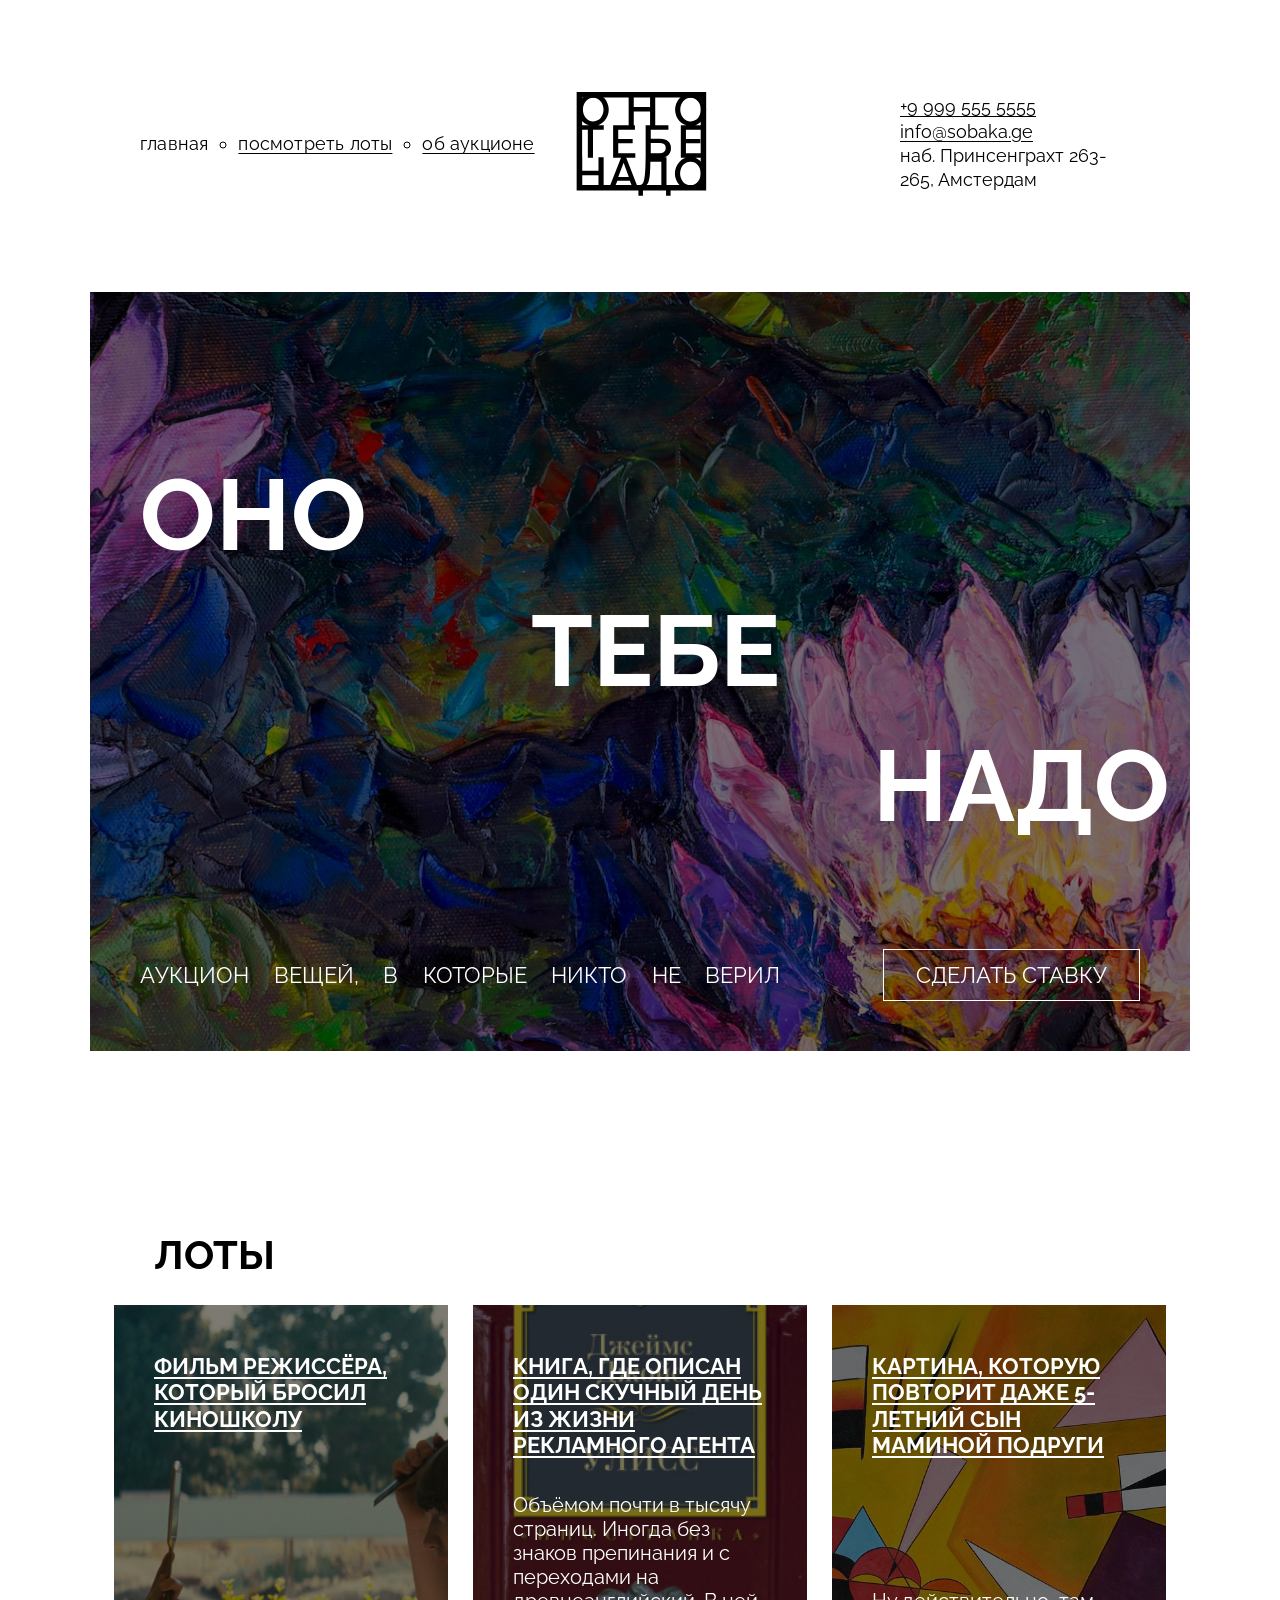
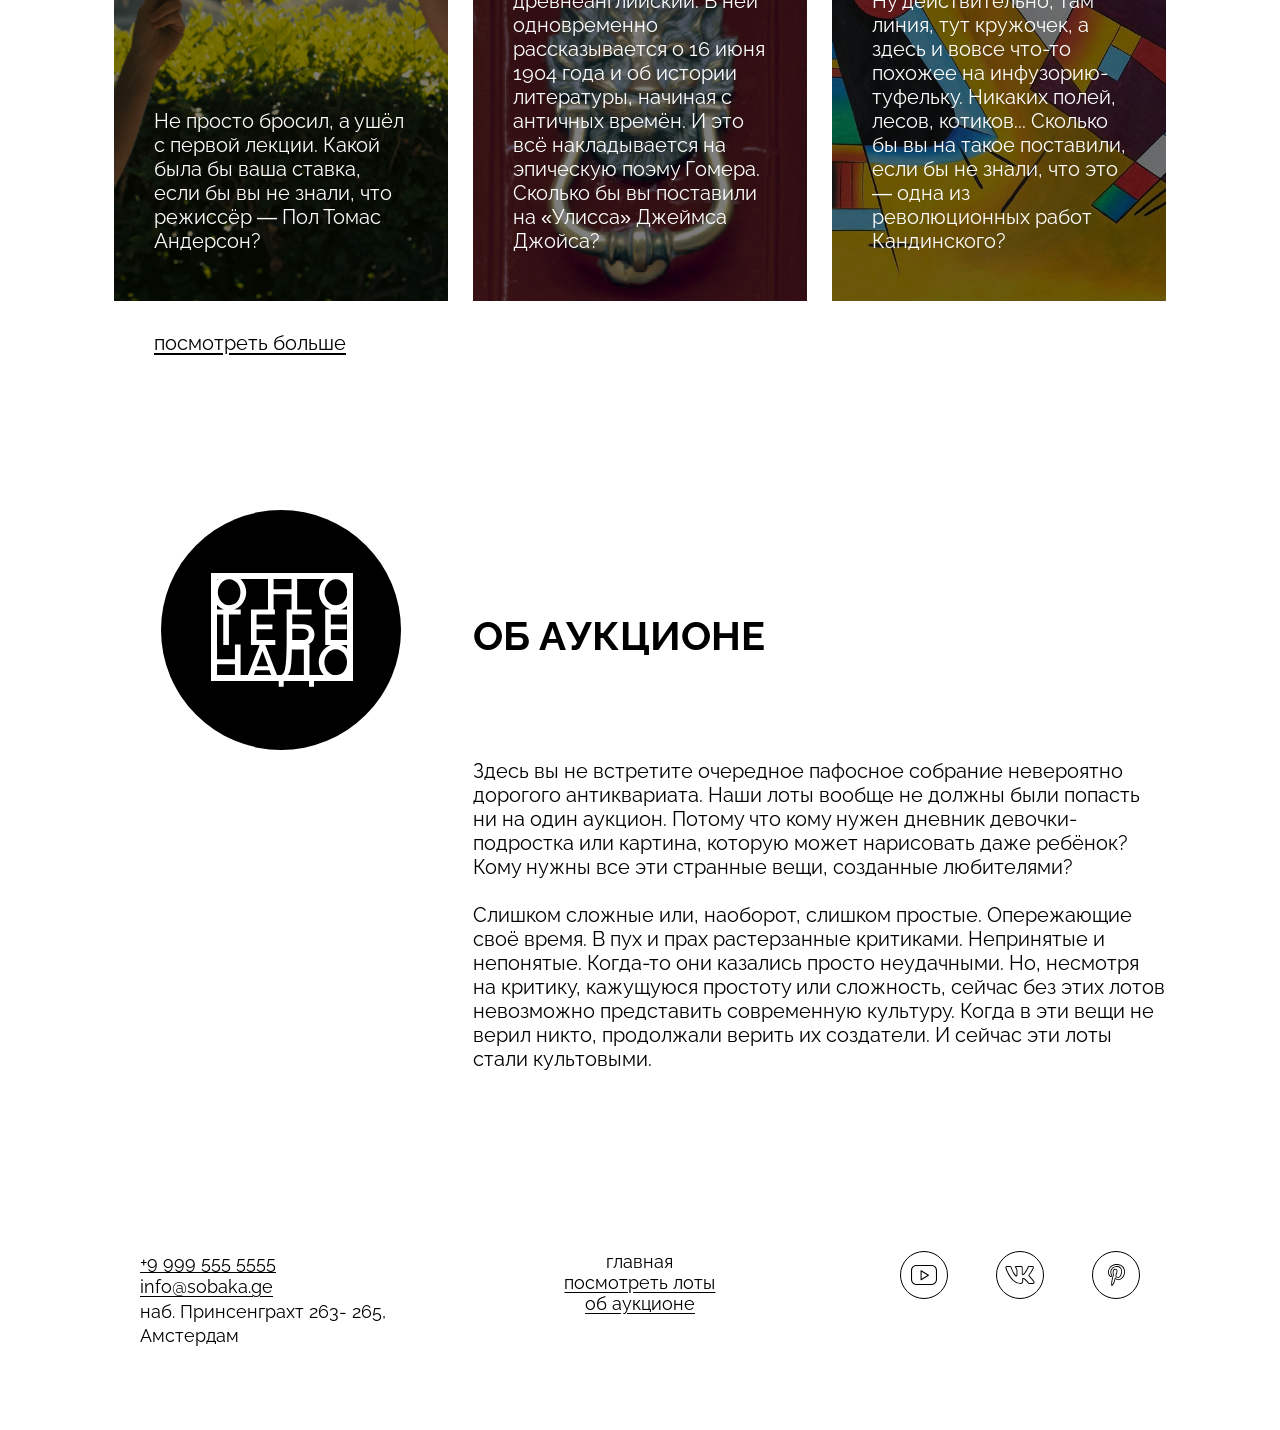
<file: index.html>
<!doctype html>
<html lang="ru">
  <head>
    <meta charset="UTF-8" />
    <meta http-equiv="X-UA-Compatible" content="IE=edge" />
    <meta name="viewport" content="width=device-width, initial-scale=1.0" />
    <title>Оно тебе надо — аукцион вещей, в которые никто не верил</title>
    <link rel="stylesheet" href="./fonts/fonts.css" />
    <link rel="stylesheet" href="./styles/global.css" />
    <link rel="stylesheet" href="./styles/style.css" />
  </head>
  <body>
    <header class="header">
      <nav class="header__menu">
        <ul class="header__links_list">
          <li class="header__links_list_item header__links_list_item_no-bullit">
            <a class="header__link header__link_active">главная</a>
          </li>
          <li class="header__links_list_item">
            <a class="header__link" href="#0">посмотреть лоты</a>
          </li>
          <li class="header__links_list_item">
            <a class="header__link" href="#0">об аукционе</a>
          </li>
        </ul>
      </nav>
      <a class="header__logo">
        <img
          class="header__logo_img"
          src="./images/logo-black.svg"
          alt="логотип"
        />
      </a>
      <address class="address header__address">
        <a class="address__link" href="tel:+99995555555">+9 999 555 5555</a>
        <a class="address__link" href="mailto:info@sobaka.ge">info@sobaka.ge</a>
        <p class="address__text">наб. Принсенграхт 263- 265, Амстердам</p>
      </address>
    </header>

    <main>
      <section class="cover">
        <div class="overlay"></div>
        <h1 class="cover__title">
          <span class="aligned-text aligned-text_left">Оно</span>
          <span class="aligned-text aligned-text_center">тебе</span>
          <span class="aligned-text aligned-text_right">надо</span>
        </h1>
        <div class="cover__description">
          <p class="cover__description_text">
            Аукцион вещей, в которые никто не верил
          </p>
          <button class="bet-button" type="button">Сделать ставку</button>
        </div>
      </section>

      <section class="lots">
        <h2 class="lots__title">Лоты</h2>
        <ul class="lots__card_list">
          <li class="lots__card_list_item">
            <a class="lots__card_link" href="#0">
              <article class="card card_type_film">
                <div class="overlay"></div>
                <h3 class="card__title">
                  Фильм режиссёра, который бросил киношколу
                </h3>
                <p class="card__text">
                  Не просто бросил, а ушёл с первой лекции. Какой была бы ваша
                  ставка, если бы вы не знали, что режиссёр — Пол Томас
                  Андерсон?
                </p>
              </article>
            </a>
          </li>
          <li class="lots__card_list_item">
            <a class="lots__card_link" href="#0">
              <article class="card card_type_book">
                <div class="overlay"></div>
                <h3 class="card__title">
                  Книга, где описан один скучный день из жизни рекламного агента
                </h3>
                <p class="card__text">
                  Объёмом почти в тысячу страниц. Иногда без знаков препинания и
                  с переходами на древнеанглийский. В ней одновременно
                  рассказывается о 16 июня 1904 года и об истории литературы,
                  начиная с античных времён. И это всё накладывается на
                  эпическую поэму Гомера. Сколько бы вы поставили на «Улисса»
                  Джеймса Джойса?
                </p>
              </article>
            </a>
          </li>
          <li class="lots__card_list_item">
            <a class="lots__card_link" href="#0">
              <article class="card card_type_picture">
                <div class="overlay"></div>
                <h3 class="card__title">
                  Картина, которую повторит даже 5-летний сын маминой подруги
                </h3>
                <p class="card__text">
                  Ну действительно, там линия, тут кружочек, а здесь и вовсе
                  что-то похожее на инфузорию-туфельку. Никаких полей, лесов,
                  котиков... Сколько бы вы на такое поставили, если бы не знали,
                  что это — одна из революционных работ Кандинского?
                </p>
              </article>
            </a>
          </li>
        </ul>
        <a class="lots__look_more_link" href="#0"> посмотреть больше </a>
      </section>

      <section class="about">
        <div class="about__column">
          <div class="about__logo">
            <img
              class="about__logo_img"
              src="./images/logo-white.svg"
              alt="логотип"
            />
          </div>
        </div>
        <div class="about__column">
          <h2 class="about__title">Об аукционе</h2>
          <div class="about__text">
            <p>
              Здесь вы не встретите очередное пафосное собрание невероятно
              дорогого антиквариата. Наши лоты вообще не должны были попасть ни
              на один аукцион. Потому что кому нужен дневник девочки-подростка
              или картина, которую может нарисовать даже ребёнок? Кому нужны все
              эти странные вещи, созданные любителями?
            </p>
            <p>
              Слишком сложные или, наоборот, слишком простые. Опережающие своё
              время. В пух и прах растерзанные критиками. Непринятые и
              непонятые. Когда-то они казались просто неудачными. Но, несмотря
              на критику, кажущуюся простоту или сложность, сейчас без этих
              лотов невозможно представить современную культуру. Когда в эти
              вещи не верил никто, продолжали верить их создатели. И сейчас эти
              лоты стали культовыми.
            </p>
          </div>
        </div>
      </section>
    </main>

    <footer class="footer">
      <address class="address footer__address">
        <a class="address__link" href="tel:+99995555555">+9 999 555 5555</a>
        <a class="address__link" href="mailto:info@sobaka.ge">info@sobaka.ge</a>
        <p class="address__text">наб. Принсенграхт 263- 265, Амстердам</p>
      </address>
      <nav class="footer__menu">
        <ul class="footer__menu_list">
          <li class="footer__menu_list_item">
            <a class="footer__menu_link footer__menu_link_active" href="#0"
              >главная</a
            >
          </li>
          <li class="footer__menu_list_item">
            <a class="footer__menu_link" href="#0">посмотреть лоты</a>
          </li>
          <li class="footer__menu_list_item">
            <a class="footer__menu_link" href="#0">об аукционе</a>
          </li>
        </ul>
      </nav>
      <ul class="footer__social_list">
        <li class="footer__social_list_item">
          <a class="footer__social_link" target="_blank" href="#0">
            <img
              class="footer__social_icon"
              src="./images/yt.svg"
              alt="youtube"
            />
          </a>
        </li>
        <li class="footer__social_list_item">
          <a class="footer__social_link" target="_blank" href="#0">
            <img class="footer__social_icon" src="./images/vk.svg" alt="vk" />
          </a>
        </li>
        <li class="footer__social_list_item">
          <a class="footer__social_link" target="_blank" href="#0">
            <img
              class="footer__social_icon"
              src="./images/pinterest.svg"
              alt="pinterest"
            />
          </a>
        </li>
      </ul>
    </footer>
  </body>
</html>
</file>
<file: fonts/fonts.css>
@font-face {
  font-family: Raleway;
  src:
    url(./Raleway-Regular.woff2) format('woff2'),
    url(./Raleway-Regular.woff) format('woff');
  font-weight: normal;
  font-display: swap;
}

@font-face {
  font-family: Raleway;
  src:
    url(./Raleway-Bold.woff2) format('woff2'),
    url(./Raleway-Bold.woff) format('woff');
  font-weight: bold;
  font-display: swap;
}
</file>
<file: styles/global.css>
*,
*::before,
*::after {
  box-sizing: border-box;
}

body {
  width: 1100px;
  margin: 0 auto;
  font-family: Raleway, sans-serif;
}

h1,
h2,
h3,
h4,
h5,
h6,
p,
ul,
ol,
li,
blockquote,
address {
  margin: 0;
  padding: 0;
}

a {
  color: inherit;
  text-underline-offset: 3px;
}

img {
  width: 100%;
}

button {
  font: inherit;
}

ul {
  list-style: none;
}
</file>
<file: styles/style.css>
.header {
    display: grid;
    grid-template-columns: 1fr min-content 1fr;
    align-items: center;
    padding: 92px 50px 96px;
}

.header__links_list {
    display: flex;
    flex-wrap: wrap;
    align-items: center;
    gap: 30px;
    letter-spacing: 0.2px;
}

.header__links_list_item {
    list-style: circle;
    font-size: 18px;
}

.header__links_list_item_no-bullit {
    list-style: none;
}

.header__link_active {
    text-decoration: none;
}

.header__logo {
    display: block;
    width: 135px;

}

.header__logo_img {
    display: block;
}

.address {
    display: flex;
    flex-direction: column;
    align-items: flex-start;
    font-style: normal;
    font-size: 18px;
    line-height: 24.3px;
}

.header__address {
    justify-self: end;
    max-width: 240px;
}

.cover {
    position: relative;
    display: flex;
    flex-direction: column;
    justify-content: space-between;
    gap: 106px;
    min-height: 757px;
    background-image: url(../images/cover.jpg);
    background-size: cover;
    background-position: center;
    background-repeat: no-repeat;
    color: #fff;
    padding: 165px 50px 50px;
    z-index: 1;
}

.overlay {
    position: absolute;
    top: 0;
    left: 0;
    width: 100%;
    height: 100%;
    background-color: rgba(0, 0, 0, 0.5);
    z-index: -1;
}

.cover__title {
    font-size: 100px;
    font-weight: bold;
    text-transform: uppercase;
    line-height: 115%;
    letter-spacing: 30%;
}

.aligned-text {
    display: block;
}

.aligned-text_left {
    text-align: left;
}

.aligned-text_center {
    text-align: center;
    margin-top: 21px;
    margin-left: 30px; 
}

.aligned-text_right {
    text-align: right;
    margin-right: -30px;
    margin-top: 20px;
}

.cover__description {
    display: flex;
    align-items: center;
    justify-content: space-between;
    flex-wrap: wrap;
    gap: 24px;
}

.cover__description_text {
    font-size: 22px;
    word-spacing: 18.5px;
    line-height: 28px;
    text-transform: uppercase;
}

.bet-button {
    background-color: transparent;
    border: 1px solid #fff;
    color: #fff;
    padding: 12px 32px;
    font-size: 22px;
    text-transform: uppercase;
}

.lots {
    margin-top: 180px;
    padding: 0 24px;
}

.lots__title {
    font-size: 40px;
    font-weight: bold;
    text-transform: uppercase;
    margin: 0 0 27px 40px;
}

.lots__card_list {
    display: grid;
    grid-template-columns: repeat(3, 1fr);
    gap: 25px;
    align-items: stretch;
}

.lots__card_list_item {
    display: flex;
    min-width: 0;
}

.lots__card_link {
    display: flex;
    width: 100%;
    min-width: 0;
    text-decoration: none;
    color: #fff;
}

.card {
    position: relative;
    display: flex;
    flex-direction: column;
    justify-content: space-between;
    gap: 30px;
    width: 100%;
    min-height: 596px;
    padding: 48px 40px;
    background-size: cover;
    background-position: center;
    background-repeat: no-repeat;
    z-index: 1;
}

.card_type_film {
    background-image: url(../images/card-lot-01.jpg);
}

.card_type_book {
    background-image: url(../images/card-lot-02.jpg);
}

.card_type_picture {
    background-image: url(../images/card-lot-03.jpg);
}

.card__title {
    font-size: 22px;
    line-height: 120%;
    font-weight: bold;
    text-decoration: underline;
    text-transform: uppercase;
}

.card__text {
    font-size: 20px;
    line-height: 120%;
}

.lots__look_more_link {
    display: inline-block;
    font-size: 20px;
    text-decoration: underline;
    color: #000;
    margin: 30px 0 0 40px;
}

.about {
    display: grid;
    grid-template-columns: 334px 1fr;
    gap: 25px;
    margin-top: 155px;
    padding: 0 24px;

}

.about__logo {
    display: flex;
    align-items: center;
    justify-content: center;
    width: 240px;
    height: 240px;
    background-color: #000;
    border-radius: 50%;
    margin: 0 auto;
}

.about__logo_img {
    width: 148px;
    height: 114px;
}

.about__title {
    margin-top: 102px;
    font-size: 40px;
    font-weight: bold;
    text-transform: uppercase;
}

.about__text {
    display: flex;
    flex-direction: column;
    gap: 24px;
    margin-top: 100px;
    font-size: 20px;
    line-height: 24px;
}

.footer {
    display: grid;
    grid-template-columns: 1fr 1fr 1fr;
    align-items: start;
    gap: 30px;
    margin-top: 180px;
    padding: 0 50px 82px;
}

.footer__address {
    max-width: 265px;
}

.footer__menu_list {
    display: flex;
    flex-direction: column;
    align-items: center;
}

.footer__menu_link {
    font-size: 18px;
}

.footer__menu_link_active {
    text-decoration: none;
}

.footer__social_list {
    display: flex;
    flex-wrap: wrap;
    justify-content: flex-end;
    align-items: start;
    gap: 48px;
}

.footer__social_link {
    display: block;
    width: 48px;
}

.footer__social_icon {
    display: block;
}
</file>
